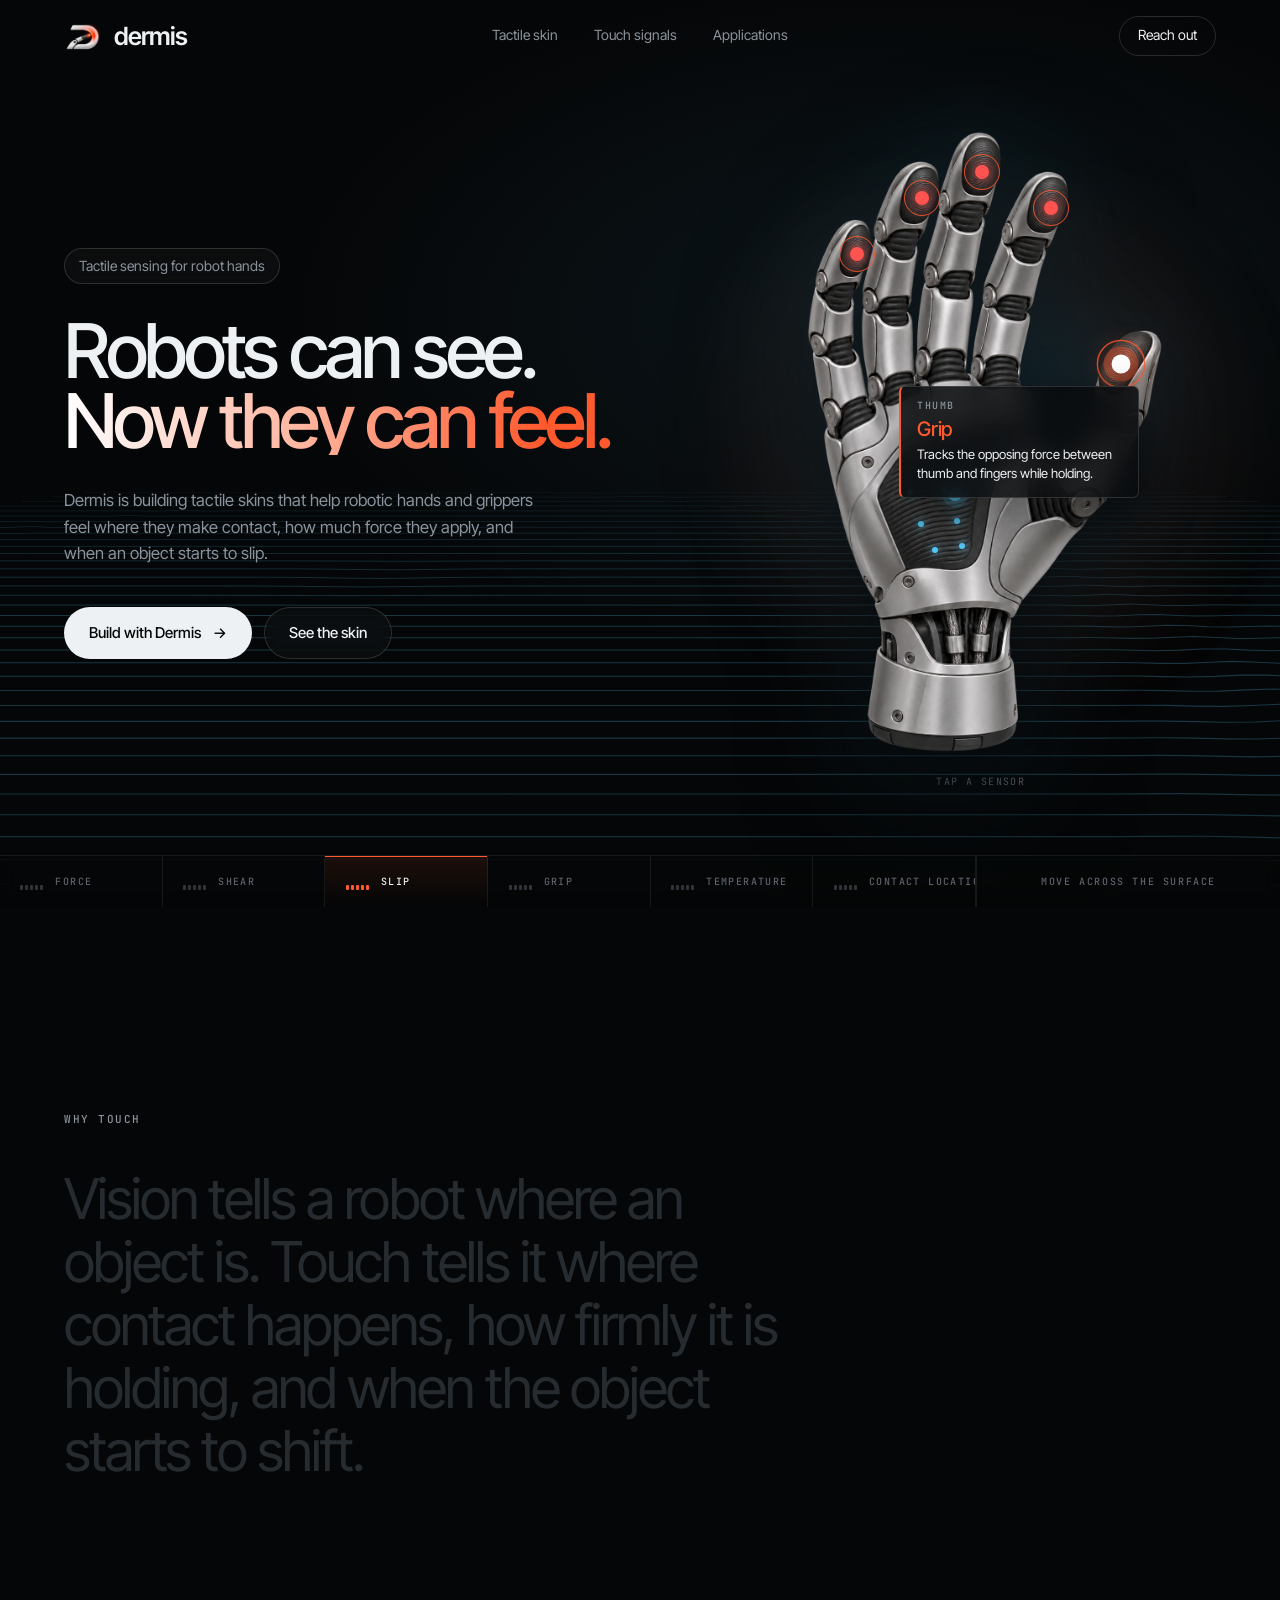
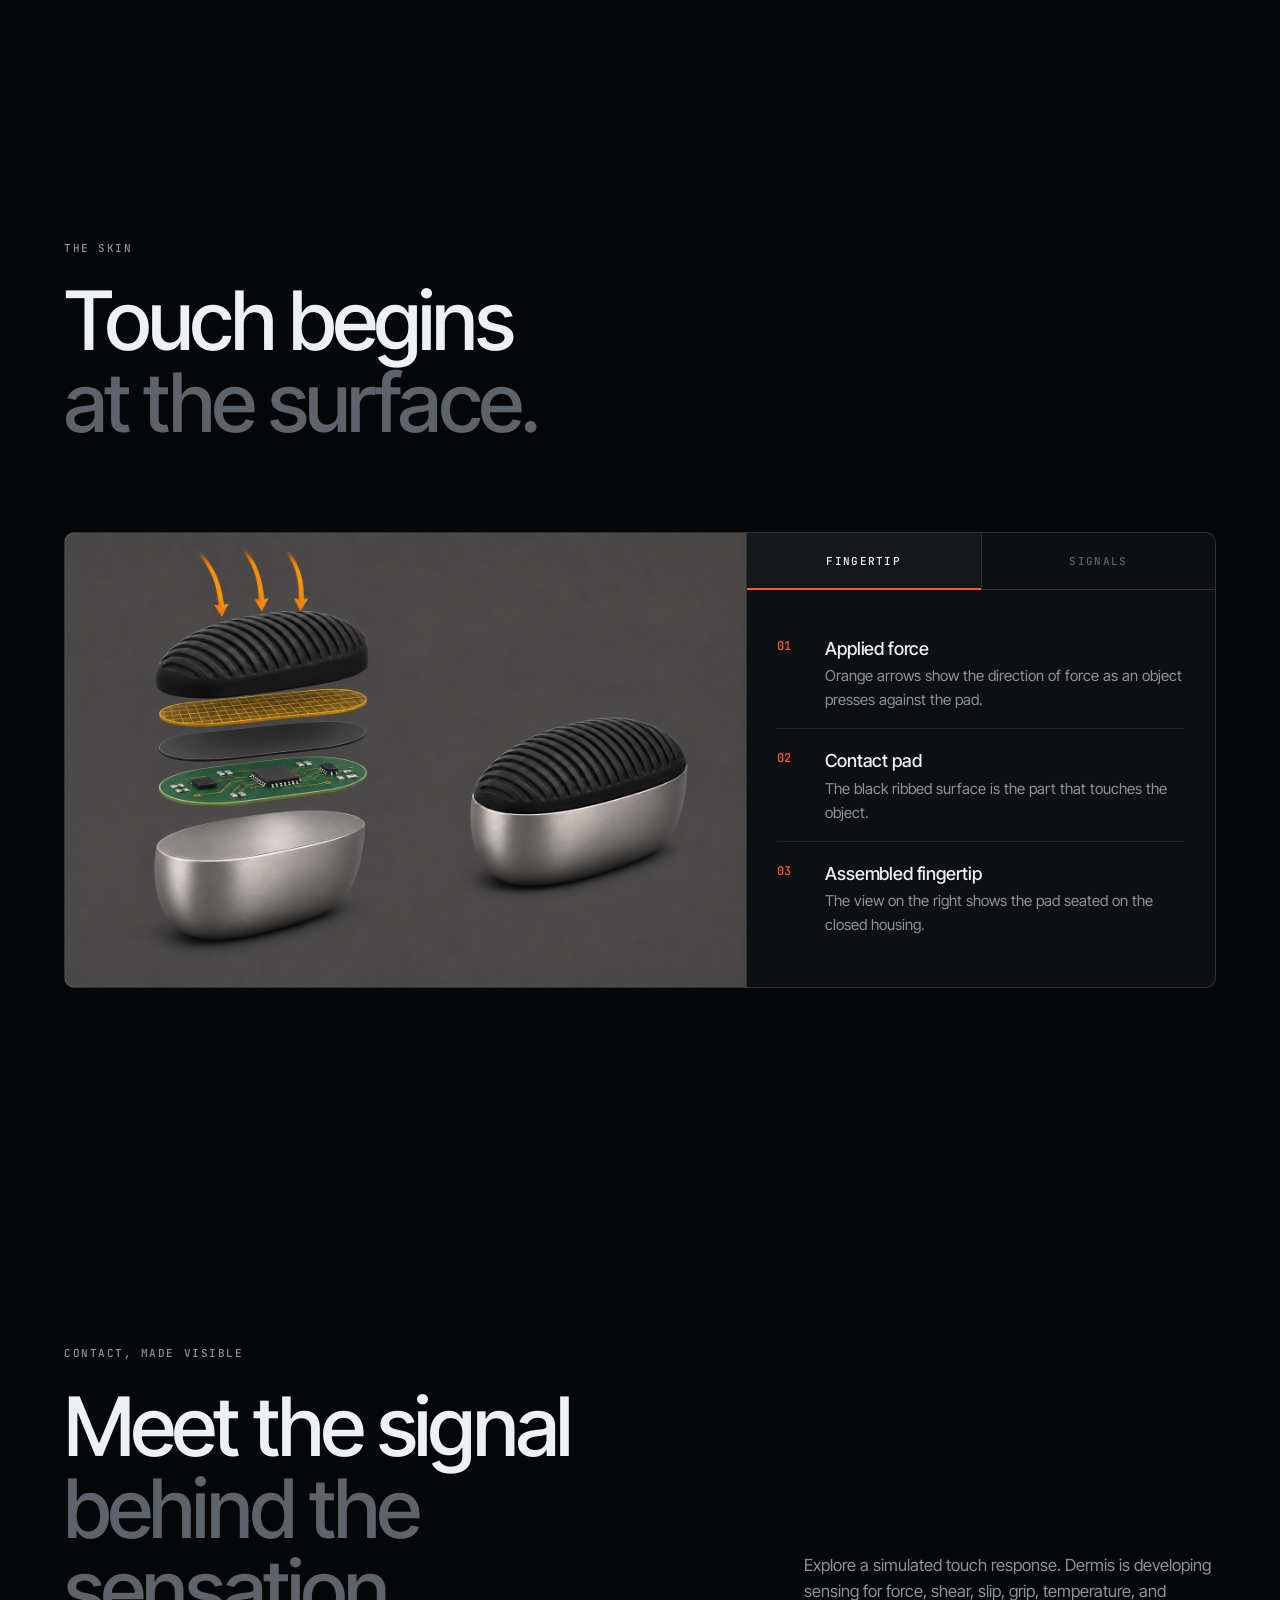
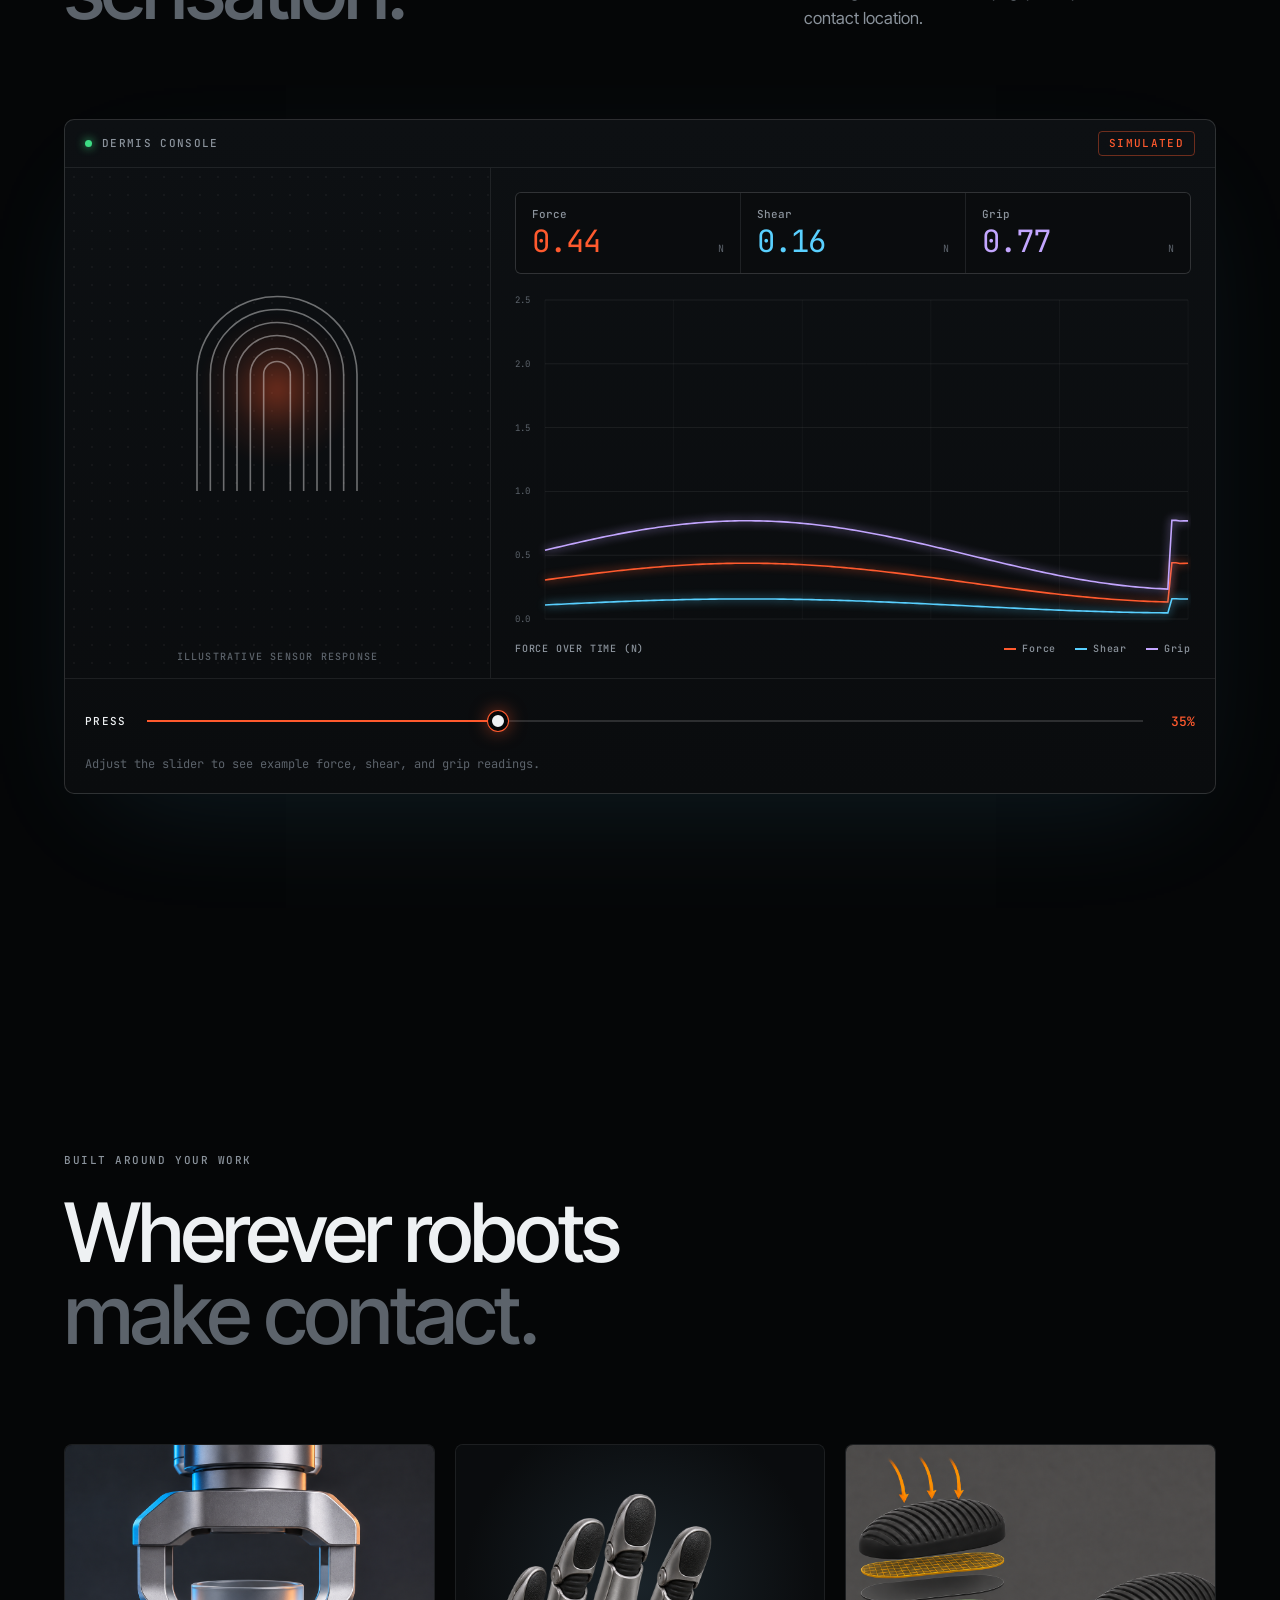
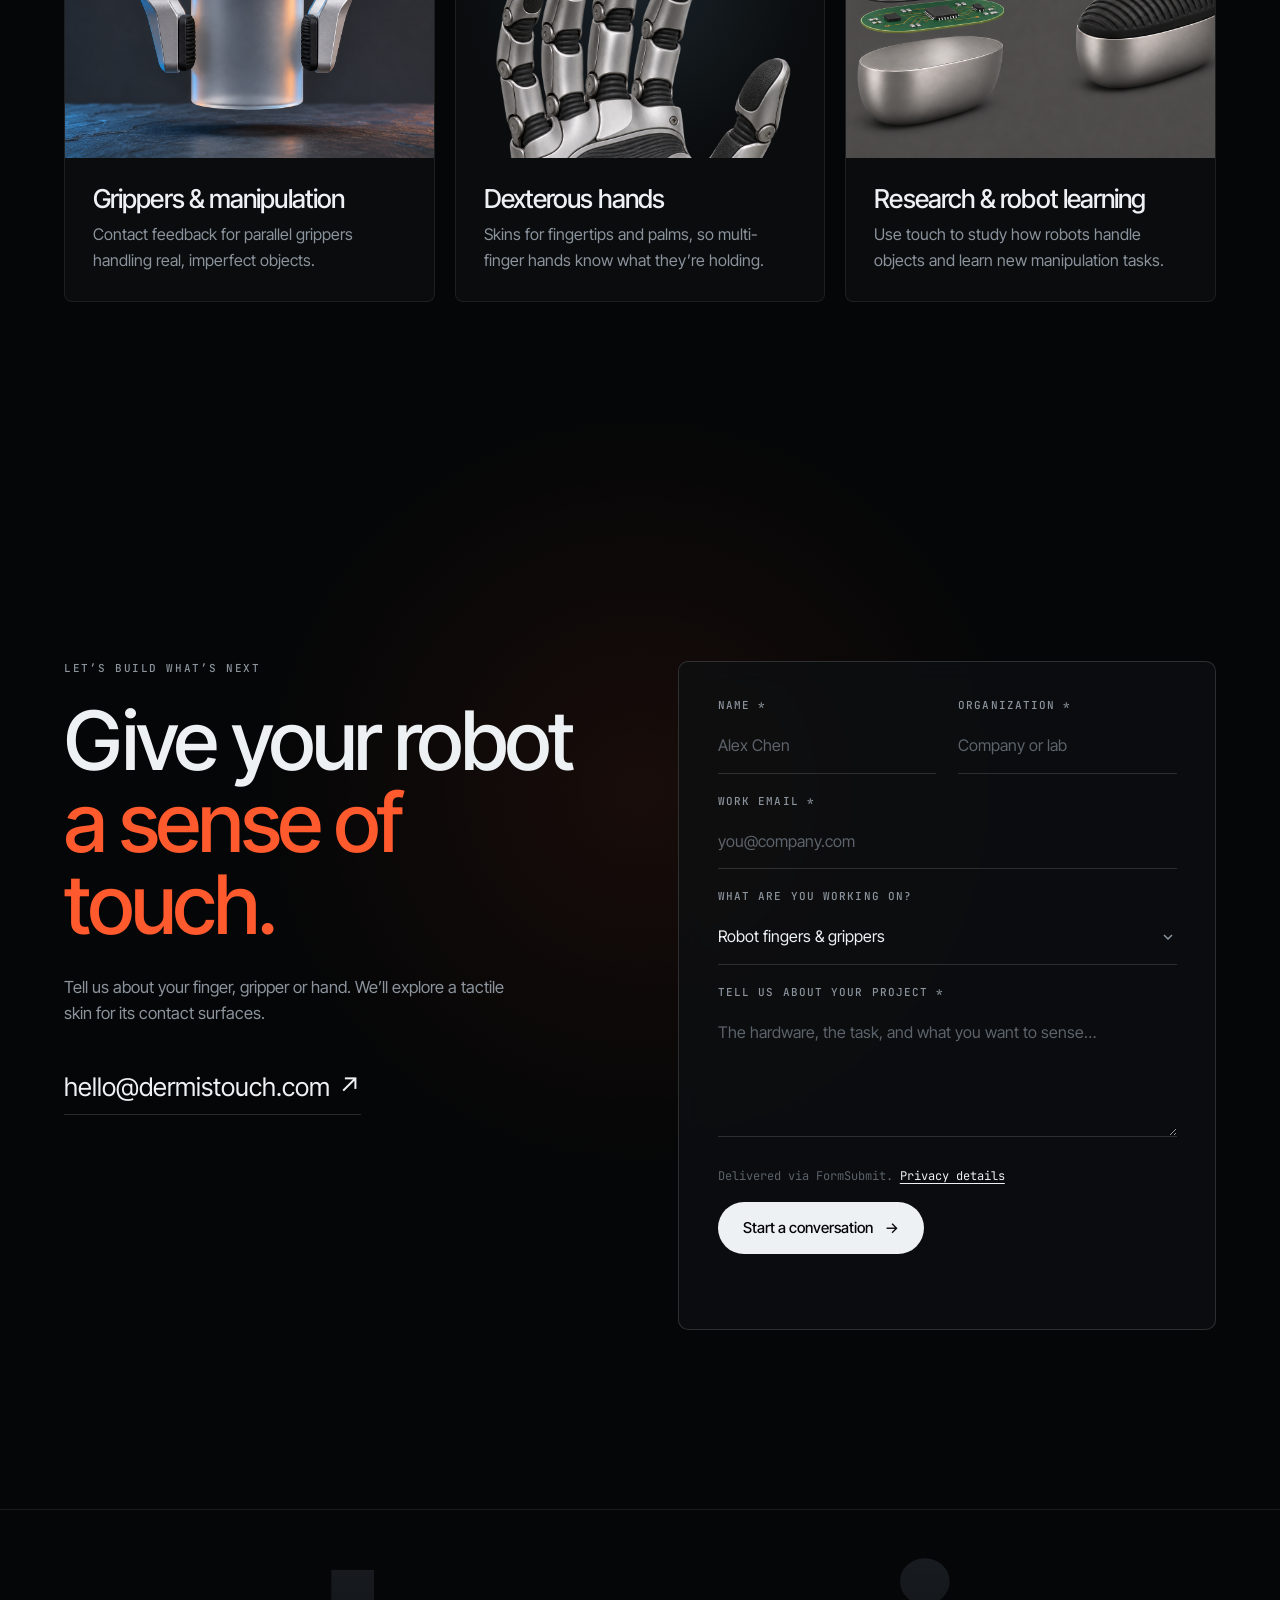
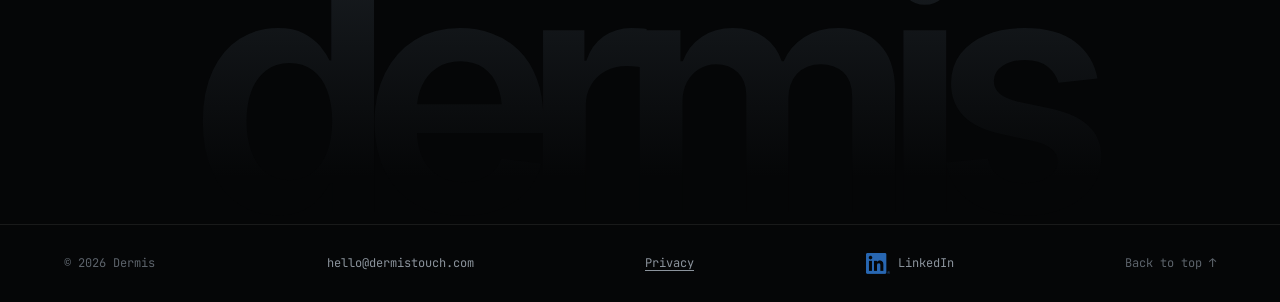
<file: index.html>
<!doctype html>
<html lang="en">
<head>
  <meta charset="utf-8"><meta name="viewport" content="width=device-width, initial-scale=1">
  <title>Dermis | Robots can see. Now they can feel.</title>
  <meta name="description" content="Dermis is developing tactile skins that give robot fingers and grippers a sense of touch.">
  <meta name="theme-color" content="#050607"><meta property="og:type" content="website"><meta property="og:site_name" content="Dermis"><meta property="og:title" content="Dermis | A sense of touch for robotics."><meta property="og:description" content="Tactile skins for robotic fingers, grippers and contact surfaces."><meta property="og:url" content="https://dermistouch.com/"><meta property="og:image" content="https://dermistouch.com/assets/web/fingertip-grid.png">
  <link rel="canonical" href="https://dermistouch.com/"><link rel="icon" href="/assets/web/dermis-brand-mark.png?v=logo-2" type="image/png" sizes="400x400">
  <link rel="icon" href="/assets/web/dermis-brand-mark-light.png?v=logo-2" type="image/png" media="(prefers-color-scheme: dark)">
  <link rel="preconnect" href="https://fonts.googleapis.com"><link rel="preconnect" href="https://fonts.gstatic.com" crossorigin>
  <link href="https://fonts.googleapis.com/css2?family=Inter+Tight:wght@300;400;500;600;700&family=JetBrains+Mono:wght@400;500&display=swap" rel="stylesheet">
  <link rel="preload" as="image" href="/assets/dermis-hand-fingerprint.png">
  <link rel="stylesheet" href="/styles.css?v=touch-10"><script type="module" src="/app.js?v=touch-3"></script>
</head>
<body>
  <a class="skip-link" href="#main">Skip to content</a>

  <header class="site-header" id="header">
    <a class="brand" href="/" aria-label="Dermis home">
      <img src="/assets/web/dermis-brand-mark-light.png?v=logo-2" width="40" height="40" alt=""><span>dermis</span>
    </a>
    <nav class="desktop-nav" aria-label="Main navigation"><a href="#technology">Tactile skin</a><a href="#signal">Touch signals</a><a href="#applications">Applications</a></nav>
    <a class="header-cta" href="mailto:hello@dermistouch.com">Reach out</a>
    <button class="menu-toggle" aria-label="Open navigation" aria-expanded="false" aria-controls="mobile-nav"><span></span><span></span></button>
  </header>
  <nav class="mobile-nav" id="mobile-nav" aria-label="Mobile navigation" hidden><a href="#technology">Tactile skin</a><a href="#signal">Touch signals</a><a href="#applications">Applications</a><a href="#contact">Request access</a></nav>

  <main id="main">
    <section class="hero" id="product" aria-labelledby="hero-title">
      <canvas id="field" class="hero-field" aria-hidden="true"></canvas>
      <div class="hero-vignette" aria-hidden="true"></div>

      <div class="hero-copy">
        <p class="kicker">Tactile sensing for robot hands</p>
        <h1 id="hero-title"><span class="line">Robots can see.</span><span class="line accent">Now they can feel.</span></h1>
        <p class="hero-lede">Dermis is building tactile skins that help robotic hands and grippers feel where they make contact, how much force they apply, and when an object starts to slip.</p>
        <div class="hero-actions"><a class="btn btn-primary" href="#contact">Build with Dermis <span aria-hidden="true">→</span></a><a class="btn btn-ghost" href="#technology">See the skin</a></div>
      </div>

      <figure class="hero-hand" aria-label="Robotic hand with Dermis tactile skin on every fingertip and the palm">
        <div class="hand-glow" aria-hidden="true"></div>
        <div class="hand-surface">
          <img src="/assets/dermis-hand-fingerprint.png" alt="Silver robotic hand with black fingerprint-textured Dermis tactile pads" width="1024" height="1536" fetchpriority="high">
          <button type="button" class="node node-tip" style="--x:21.2%;--y:20.8%" data-spot="temperature" aria-label="Little fingertip: temperature"></button>
          <button type="button" class="node node-tip" style="--x:36.4%;--y:12.1%" data-spot="slip" aria-label="Ring fingertip: slip"></button>
          <button type="button" class="node node-tip" style="--x:50.3%;--y:8%" data-spot="shear" aria-label="Middle fingertip: shear"></button>
          <button type="button" class="node node-tip" style="--x:66.2%;--y:13.6%" data-spot="force" aria-label="Index fingertip: force and contact location"></button>
          <button type="button" class="node node-tip" style="--x:82.7%;--y:37.9%" data-spot="grip" aria-label="Thumb: grip"></button>
          <button type="button" class="node node-hub" style="--x:44%;--y:58%" data-spot="palm" aria-label="Palm skin"></button>
          <div class="spot-card" id="spot-card" role="status" aria-live="polite" hidden><p class="spot-where"></p><h3 class="spot-title"></h3><p class="spot-body"></p></div>
          <span class="node node-palm" style="--x:39%;--y:52.8%" aria-hidden="true"></span>
          <span class="node node-palm" style="--x:47%;--y:52%" aria-hidden="true"></span>
          <span class="node node-palm" style="--x:55%;--y:50.2%" aria-hidden="true"></span>
          <span class="node node-palm" style="--x:33.5%;--y:57.7%" aria-hidden="true"></span>
          <span class="node node-palm" style="--x:41.5%;--y:57.3%" aria-hidden="true"></span>
          <span class="node node-palm" style="--x:49.5%;--y:56%" aria-hidden="true"></span>
          <span class="node node-palm" style="--x:36%;--y:62.7%" aria-hidden="true"></span>
          <span class="node node-palm" style="--x:44.4%;--y:62.2%" aria-hidden="true"></span>
          <span class="node node-palm" style="--x:39.3%;--y:66.7%" aria-hidden="true"></span>
          <span class="node node-palm" style="--x:45.5%;--y:66%" aria-hidden="true"></span>
        </div>
        <figcaption>Tap a sensor</figcaption>
      </figure>

      <div class="hero-foot" aria-hidden="true">
        <div class="channels" id="channels">
          <span class="ch"><b><s></s><s></s><s></s><s></s><s></s></b>Force</span>
          <span class="ch"><b><s></s><s></s><s></s><s></s><s></s></b>Shear</span>
          <span class="ch"><b><s></s><s></s><s></s><s></s><s></s></b>Slip</span>
          <span class="ch"><b><s></s><s></s><s></s><s></s><s></s></b>Grip</span>
          <span class="ch"><b><s></s><s></s><s></s><s></s><s></s></b>Temperature</span>
          <span class="ch"><b><s></s><s></s><s></s><s></s><s></s></b>Contact location</span>
        </div>
        <span class="hero-hint">Move across the surface</span>
      </div>
    </section>

    <section class="statement section" aria-label="Why touch">
      <p class="mono-label">Why touch</p>
      <p class="statement-text" id="statement">Vision tells a robot where an object is. Touch tells it where contact happens, how firmly it is holding, and when the object starts to shift.</p>
    </section>

    <section class="layers section" id="technology" aria-labelledby="layers-title">
      <div class="section-head">
        <p class="mono-label">The skin</p>
        <h2 id="layers-title">Touch begins<br><span class="dim">at the surface.</span></h2>
      </div>
      <div class="skin-composite layers-visual">
        <div class="frame composite-image">
          <img src="/assets/web/fingertip-grid.png" alt="Exploded fingertip with orange force arrows, a ribbed contact pad, a yellow grid layer, a dark piezoresistive film, and one generic printed circuit board above a sealed housing. The assembled fingertip is on the right." width="1536" height="1024" loading="lazy">
        </div>
        <div class="composite-panel">
          <div class="tabs" role="tablist" aria-label="Fingertip details">
            <button type="button" role="tab" id="tab-fingertip" aria-controls="panel-fingertip" aria-selected="true">Fingertip</button>
            <button type="button" role="tab" id="tab-signals" aria-controls="panel-signals" aria-selected="false" tabindex="-1">Signals</button>
          </div>
          <div class="tab-panel" role="tabpanel" id="panel-fingertip" aria-labelledby="tab-fingertip">
            <ol class="fingertip-list">
              <li><span>01</span><div><h3>Applied force</h3><p>Orange arrows show the direction of force as an object presses against the pad.</p></div></li>
              <li><span>02</span><div><h3>Contact pad</h3><p>The black ribbed surface is the part that touches the object.</p></div></li>
              <li><span>03</span><div><h3>Assembled fingertip</h3><p>The view on the right shows the pad seated on the closed housing.</p></div></li>
            </ol>
          </div>
          <div class="tab-panel" role="tabpanel" id="panel-signals" aria-labelledby="tab-signals" hidden>
            <p class="mono-label">Signals Dermis is developing</p>
            <ul class="signal-tiles">
              <li><strong>Force</strong><span>How hard the object presses</span></li>
              <li><strong>Shear</strong><span>Sideways drag across the pad</span></li>
              <li><strong>Grip</strong><span>Holding force between fingers</span></li>
              <li><strong>Slip</strong><span>When an object starts to move</span></li>
              <li><strong>Temperature</strong><span>Warmth at the contact surface</span></li>
              <li><strong>Contact location</strong><span>Where on the pad touch happens</span></li>
            </ul>
          </div>
        </div>
      </div>
    </section>

    <section class="signal section" id="signal" aria-labelledby="signal-title">
      <div class="section-head split">
        <div><p class="mono-label">Contact, made visible</p><h2 id="signal-title">Meet the signal<br><span class="dim">behind the sensation.</span></h2></div>
        <p class="section-sub">Explore a simulated touch response. Dermis is developing sensing for force, shear, slip, grip, temperature, and contact location.</p>
      </div>
      <div class="console">
        <div class="console-bar"><span><i class="live-dot"></i> DERMIS CONSOLE</span><span class="badge">SIMULATED</span></div>
        <div class="console-grid">
          <div class="pad-view">
            <div class="pad" id="contact-pad"><svg viewBox="0 0 180 250" aria-hidden="true"><g fill="none" stroke="currentColor" stroke-width="1.2"><path d="M30 180V90a60 60 0 0 1 120 0v90M40 180V90a50 50 0 0 1 100 0v90M50 180V90a40 40 0 0 1 80 0v90M60 180V90a30 30 0 0 1 60 0v90M70 180V90a20 20 0 0 1 40 0v90M80 180V90a10 10 0 0 1 20 0v90"/></g></svg><div class="pad-glow"></div></div>
            <span class="pad-caption">ILLUSTRATIVE SENSOR RESPONSE</span>
          </div>
          <div class="readout-panel">
            <div class="readouts"><div><span>Force</span><strong id="demo-force">0.00</strong><small>N</small></div><div><span>Shear</span><strong id="demo-shear">0.00</strong><small>N</small></div><div><span>Grip</span><strong id="demo-grip">0.00</strong><small>N</small></div></div>
            <canvas id="signal-chart" aria-label="Simulated contact force, shear force, and grip force over time"></canvas>
            <div class="chart-caption"><span>FORCE OVER TIME (N)</span><span><i class="lx"></i>Force <i class="ly"></i>Shear <i class="lz"></i>Grip</span></div>
          </div>
        </div>
        <div class="console-foot"><label for="contact-input">Press</label><input id="contact-input" type="range" min="0" max="100" value="35" aria-describedby="demo-help"><span id="contact-level">35%</span><p id="demo-help">Adjust the slider to see example force, shear, and grip readings.</p></div>
      </div>
    </section>

    <section class="uses section" id="applications" aria-labelledby="uses-title">
      <div class="section-head"><p class="mono-label">Built around your work</p><h2 id="uses-title">Wherever robots<br><span class="dim">make contact.</span></h2></div>
      <div class="use-grid">
        <article class="use"><div class="use-img"><img src="/assets/web/gripper-glass-contact.png" alt="Assembled robotic gripper lifting a frosted glass cylinder with ribbed contact pads" width="1536" height="1024" loading="lazy"></div><div class="use-body"><h3>Grippers &amp; manipulation</h3><p>Contact feedback for parallel grippers handling real, imperfect objects.</p></div></article>
        <article class="use"><div class="use-img dark"><img src="/assets/dermis-hand.png" alt="Robotic hand with Dermis skin on fingers and palm" width="1024" height="1536" loading="lazy"></div><div class="use-body"><h3>Dexterous hands</h3><p>Skins for fingertips and palms, so multi-finger hands know what they’re holding.</p></div></article>
        <article class="use"><div class="use-img"><img src="/assets/web/fingertip-grid.png" alt="Tactile contact surface on a robotic fingertip" width="1536" height="1024" loading="lazy"></div><div class="use-body"><h3>Research &amp; robot learning</h3><p>Use touch to study how robots handle objects and learn new manipulation tasks.</p></div></article>
      </div>
    </section>

    <section class="contact section" id="contact" aria-labelledby="contact-title">
      <div class="contact-copy">
        <p class="mono-label">Let’s build what’s next</p>
        <h2 id="contact-title">Give your robot<br><span class="accent">a sense of touch.</span></h2>
        <p class="section-sub">Tell us about your finger, gripper or hand. We’ll explore a tactile skin for its contact surfaces.</p>
        <a href="mailto:hello@dermistouch.com" class="mail">hello@dermistouch.com <span aria-hidden="true">↗</span></a>
      </div>
      <form class="contact-form" id="contact-form">
        <div class="form-row"><div class="field"><label for="name">Name *</label><input id="name" name="name" autocomplete="name" required placeholder="Alex Chen"></div><div class="field"><label for="organization">Organization *</label><input id="organization" name="organization" autocomplete="organization" required placeholder="Company or lab"></div></div>
        <div class="field"><label for="email">Work email *</label><input id="email" name="email" type="email" autocomplete="email" required placeholder="you@company.com"></div>
        <div class="field"><label for="interest">What are you working on?</label><select id="interest" name="interest"><option>Robot fingers &amp; grippers</option><option>Dexterous hands</option><option>Tactile sensing research</option><option>Robot learning</option><option>Something else</option></select></div>
        <div class="field"><label for="message">Tell us about your project *</label><textarea id="message" name="message" rows="4" required placeholder="The hardware, the task, and what you want to sense…"></textarea></div>
        <div class="honeypot" aria-hidden="true"><label for="website">Leave this empty</label><input id="website" name="website" tabindex="-1" autocomplete="off"></div>
        <div class="form-foot"><p class="fine">Delivered via FormSubmit. <button type="button" class="inline-button" data-open-privacy>Privacy details</button></p><button type="submit" class="btn btn-primary">Start a conversation <span aria-hidden="true">→</span></button></div>
        <p class="form-status" id="form-status" role="status" aria-live="polite"></p>
      </form>
    </section>
  </main>

  <footer class="site-footer">
    <div class="footer-giant" aria-hidden="true">dermis</div>
    <div class="footer-row"><span>© <span id="year">2026</span> Dermis</span><a class="footer-mail" href="mailto:hello@dermistouch.com">hello@dermistouch.com</a><span><button type="button" class="inline-button" data-open-privacy>Privacy</button></span><a class="footer-social" href="https://www.linkedin.com/company/dermis-touch/posts/" aria-label="Dermis on LinkedIn"><img src="/assets/web/linkedin-in.png" width="24" height="20" alt="">LinkedIn</a><a href="#product">Back to top ↑</a></div>
  </footer>

  <dialog id="privacy-dialog" aria-labelledby="privacy-title"><button class="dialog-close" aria-label="Close privacy details">×</button><p class="mono-label">DERMIS / PRIVACY</p><h2 id="privacy-title">Your project.<br>Your information.</h2><p>This website has no analytics or advertising trackers. Interactive product and signal demonstrations run in your browser and do not connect to your hardware.</p><p>If you submit the contact form, your name, organization, email, selected interest and message are sent to FormSubmit for delivery to hello@dermistouch.com. Do not include confidential technical information in the form.</p><p>You can also contact us directly at <a href="mailto:hello@dermistouch.com">hello@dermistouch.com</a> to ask about your inquiry or request deletion of information you have shared.</p></dialog>
<script>
(function () {
  var host = location.hostname;
  if (host === "localhost" || host === "127.0.0.1") return;
  var ua = navigator.userAgent || "";
  if (/bot|crawler|spider|slurp|facebookexternalhit|slackbot|telegrambot|twitterbot/i.test(ua)) return;
  try {
    if (sessionStorage.getItem("dermis-visit")) return;
  } catch (e) {}
  fetch("https://get.geojs.io/v1/ip/geo.json")
    .then(function (res) { return res.json(); })
    .then(function (geo) {
      var place = [geo.city, geo.region, geo.country].filter(Boolean).join(", ") || "Unknown location";
      var map = "";
      if (geo.latitude && geo.longitude) {
        map = "https://www.openstreetmap.org/?mlat=" + encodeURIComponent(geo.latitude) + "&mlon=" + encodeURIComponent(geo.longitude) + "#map=11/" + geo.latitude + "/" + geo.longitude;
      }
      var headers = {
        Title: "Dermis site opened in " + place,
        Tags: "globe_with_meridians"
      };
      if (map) headers.Click = map;
      return fetch("https://ntfy.sh/dermis-visits-k7m2qp9x", {
        method: "POST",
        headers: headers,
        body: place + "\nTimezone: " + (geo.timezone || "") + "\nPage: " + (location.pathname || "/") + "\nWhen: " + new Date().toISOString(),
        keepalive: true
      }).then(function (res) {
        if (!res.ok) return;
        try { sessionStorage.setItem("dermis-visit", "1"); } catch (e) {}
      });
    })
    .catch(function () {});
})();
</script>
</body>
</html>
</file>
<file: styles.css>
:root {
  --bg: #050607;
  --bg-2: #0a0c0e;
  --panel: #0d1013;
  --line: rgba(255, 255, 255, .08);
  --line-2: rgba(255, 255, 255, .14);
  --text: #eef1f3;
  --muted: #8b939c;
  --dim: #5c636b;
  --accent: #ff5a2e;
  --accent-soft: rgba(255, 90, 46, .16);
  --cyan: #59d0ff;
  --display: 'Inter Tight', system-ui, sans-serif;
  --mono: 'JetBrains Mono', ui-monospace, monospace;
  --pad: clamp(20px, 5vw, 72px);
  --max: 1320px;
  --ease: cubic-bezier(.2, .7, .1, 1);
}

*, *::before, *::after { box-sizing: border-box; }
html { scroll-behavior: smooth; scroll-padding-top: 72px; -webkit-text-size-adjust: 100%; }
body {
  margin: 0; background: var(--bg); color: var(--text);
  font: 400 16px/1.6 var(--display); -webkit-font-smoothing: antialiased; overflow-x: hidden;
}
body.menu-open, body.dialog-open { overflow: hidden; }
img { display: block; max-width: 100%; height: auto; }
a { color: inherit; text-decoration: none; }
button, input, select, textarea { font: inherit; color: inherit; }
h1, h2, h3 { margin: 0; font-weight: 500; letter-spacing: -.035em; line-height: 1; }
p { margin: 0; }
::selection { background: var(--accent); color: #000; }
:focus-visible { outline: 2px solid var(--accent); outline-offset: 3px; }

.skip-link { position: fixed; left: 16px; top: -60px; z-index: 100; padding: 10px 14px; background: var(--accent); color: #000; border-radius: 6px; }
.skip-link:focus { top: 16px; }

.mono-label { font: 500 11px/1.4 var(--mono); letter-spacing: .14em; text-transform: uppercase; color: var(--muted); }
.dim { color: var(--dim); }
.accent { color: var(--accent); }

.section { position: relative; max-width: var(--max); margin: 0 auto; padding: clamp(96px, 14vw, 180px) var(--pad); }
.section-head { margin-bottom: clamp(48px, 7vw, 88px); }
.section-head .mono-label { margin-bottom: 24px; }
.section-head h2, .contact-copy h2 { font-size: clamp(42px, 6.4vw, 96px); }
.section-head.split { display: grid; grid-template-columns: 1.7fr 1fr; gap: 40px; align-items: end; }
.section-sub { color: var(--muted); font-size: clamp(16px, 1.3vw, 18px); max-width: 46ch; }
.fine { font: 400 12px/1.6 var(--mono); color: var(--dim); }

/* Buttons */
.btn { display: inline-flex; align-items: center; gap: 12px; height: 52px; padding: 0 24px; border-radius: 999px; font-weight: 500; font-size: 15px; border: 1px solid transparent; cursor: pointer; transition: transform .3s var(--ease), background .3s, border-color .3s, color .3s; }
.btn span { transition: transform .3s var(--ease); }
.btn:hover span { transform: translateX(4px); }
.btn-primary { background: var(--text); color: #050607; }
.btn-primary:hover { background: var(--accent); color: #000; }
.btn-ghost { border-color: var(--line-2); color: var(--text); background: rgba(255,255,255,.02); backdrop-filter: blur(8px); }
.btn-ghost:hover { border-color: var(--text); }
.btn:disabled { opacity: .6; cursor: wait; }
.inline-button { background: none; border: 0; padding: 0; color: var(--text); text-decoration: underline; text-underline-offset: 3px; cursor: pointer; font: inherit; }

/* Header */
.site-header {
  position: fixed; inset: 0 0 auto; z-index: 50; height: 72px; padding: 0 var(--pad);
  display: flex; align-items: center; justify-content: space-between; gap: 24px;
  transition: background .4s, border-color .4s, backdrop-filter .4s; border-bottom: 1px solid transparent;
}
.site-header.scrolled { background: rgba(5, 6, 7, .72); backdrop-filter: blur(18px) saturate(1.4); border-color: var(--line); }
.brand { display: flex; align-items: center; gap: 10px; color: var(--text); font-size: 25px; font-weight: 600; letter-spacing: -.04em; }
.brand img { flex: none; width: 40px; height: 40px; object-fit: contain; }
.desktop-nav { display: flex; gap: 36px; position: absolute; left: 50%; transform: translateX(-50%); }
.desktop-nav a { font-size: 14px; color: var(--muted); transition: color .25s; }
.desktop-nav a:hover { color: var(--text); }
.header-cta { display: inline-flex; align-items: center; gap: 10px; height: 40px; padding: 0 18px; border: 1px solid var(--line-2); border-radius: 999px; font-size: 14px; transition: border-color .3s, background .3s; }
.header-cta:hover { border-color: var(--accent); background: var(--accent-soft); }
.menu-toggle { display: none; width: 44px; height: 44px; border: 1px solid var(--line-2); border-radius: 50%; background: none; cursor: pointer; position: relative; }
.menu-toggle span { position: absolute; left: 13px; right: 13px; height: 1.5px; background: var(--text); transition: transform .3s; }
.menu-toggle span:first-child { top: 18px; } .menu-toggle span:last-child { top: 24px; }
.menu-open .menu-toggle span:first-child { transform: translateY(3px) rotate(45deg); }
.menu-open .menu-toggle span:last-child { transform: translateY(-3px) rotate(-45deg); }
.mobile-nav { position: fixed; inset: 72px 0 0; z-index: 49; background: var(--bg); padding: 24px var(--pad) max(24px, env(safe-area-inset-bottom)); display: flex; flex-direction: column; overflow-y: auto; overscroll-behavior: contain; }
.mobile-nav[hidden] { display: none; }
.mobile-nav a { font-size: 36px; letter-spacing: -.03em; padding: 14px 0; border-bottom: 1px solid var(--line); }

/* Hero */
.hero { position: relative; min-height: 100svh; display: grid; grid-template-columns: 1.45fr 1fr; align-items: center; padding: 120px var(--pad) 120px; overflow: hidden; isolation: isolate; }
.hero-field { position: absolute; inset: 0; width: 100%; height: 100%; z-index: -2; touch-action: pan-y; }
.hero-vignette { position: absolute; inset: 0; z-index: -1; pointer-events: none; background: radial-gradient(ellipse 70% 55% at 70% 35%, rgba(89,208,255,.08), transparent 70%), linear-gradient(180deg, var(--bg) 0%, rgba(5,6,7,.2) 30%, rgba(5,6,7,0) 60%, rgba(5,6,7,.6) 100%); }
.hero-copy { position: relative; z-index: 2; max-width: 980px; pointer-events: none; }
.hero-copy a { pointer-events: auto; }
.kicker { display: inline-flex; align-items: center; gap: 12px; font-size: 14px; color: var(--muted); padding: 6px 14px; border: 1px solid var(--line-2); border-radius: 999px; background: rgba(255,255,255,.03); backdrop-filter: blur(8px); margin-bottom: 32px; }
.tag { font: 500 10px/1 var(--mono); letter-spacing: .12em; color: #000; background: var(--accent); padding: 5px 8px; border-radius: 999px; }
.hero h1 { font-size: clamp(48px, 5.9vw, 112px); font-weight: 500; letter-spacing: -.05em; line-height: .92; }
.hero h1 .line { display: block; }
.hero h1 .accent { background: linear-gradient(90deg, #fff 0%, #ffb59f 35%, var(--accent) 70%); -webkit-background-clip: text; background-clip: text; color: transparent; }
.hero-lede { margin-top: 32px; max-width: 48ch; color: var(--muted); font-size: clamp(16px, 1.3vw, 19px); }
.hero-actions { display: flex; flex-wrap: wrap; gap: 12px; margin-top: 40px; }

.hero-hand { position: relative; margin: 0; justify-self: center; width: min(100%, 430px); pointer-events: none; }
.hand-surface { position: relative; animation: float 7s ease-in-out infinite; }
.hero-hand img { width: 100%; filter: drop-shadow(0 40px 60px rgba(0,0,0,.8)) drop-shadow(0 0 40px rgba(89,208,255,.12)); }
.hand-glow { position: absolute; inset: 10% -20% 0; background: radial-gradient(circle at 50% 40%, rgba(89,208,255,.18), rgba(255,90,46,.06) 40%, transparent 65%); filter: blur(30px); z-index: -1; }
@keyframes float { 50% { transform: translateY(-14px); } }
.node { position: absolute; left: var(--x); top: var(--y); width: 10px; height: 10px; margin: -5px 0 0 -5px; border-radius: 50%; background: #ff534f; box-shadow: 0 0 14px #ff534f; }
.node-tip::before, .node-tip::after { content: ''; position: absolute; inset: -9px; border: 1px solid rgba(255,90,46,.55); border-radius: 50%; animation: ring 2.6s var(--ease) infinite; }
.node-tip::after { animation-delay: 1.3s; }
.node-tip:nth-of-type(2n)::before { animation-delay: .5s; }
.node-palm { width: 6px; height: 6px; margin: -3px 0 0 -3px; background: var(--cyan); box-shadow: 0 0 9px var(--cyan); }
@keyframes ring { from { transform: scale(.4); opacity: 1; } to { transform: scale(2.4); opacity: 0; } }
button.node { z-index: 2; padding: 0; border: 0; cursor: pointer; pointer-events: auto; transition: transform .25s var(--ease), background .25s; }
button.node::marker { content: none; }
button.node > * { pointer-events: none; }
button.node-tip { width: 14px; height: 14px; margin: -7px 0 0 -7px; }
button.node-tip::before, button.node-tip::after { inset: -11px; }
.node-hub { width: 14px; height: 14px; margin: -7px 0 0 -7px; background: var(--cyan); box-shadow: 0 0 0 6px rgba(89,208,255,.18), 0 0 16px var(--cyan); }
button.node:hover, button.node.active { transform: scale(1.35); }
button.node.active { background: #fff; box-shadow: 0 0 0 6px rgba(255,90,46,.35), 0 0 22px var(--accent); }
.node-hub.active { box-shadow: 0 0 0 6px rgba(89,208,255,.35), 0 0 22px var(--cyan); }
.spot-card { position: absolute; z-index: 3; left: var(--x); top: var(--y); width: min(240px, 62vw); margin: 22px 0 0 -18px; padding: 14px 16px; border: 1px solid var(--line-2); border-left: 2px solid var(--accent); border-radius: 6px; background: rgba(10,12,14,.88); backdrop-filter: blur(12px); box-shadow: 0 20px 50px rgba(0,0,0,.55); pointer-events: none; animation: spot-in .35s var(--ease); }
.spot-card.flip { margin-left: 0; transform: translateX(calc(-100% + 18px)); }
.spot-card[hidden] { display: none; }
@keyframes spot-in { from { opacity: 0; translate: 0 6px; } }
.spot-where { font: 500 10px/1 var(--mono); letter-spacing: .14em; text-transform: uppercase; color: var(--muted); }
.spot-title { margin: 8px 0 6px; font-size: 20px; letter-spacing: -.02em; color: var(--accent); }
.spot-body { font-size: 13px; line-height: 1.45; color: var(--text); }
.spot-note { margin-top: 10px; font: 400 10px/1 var(--mono); letter-spacing: .08em; color: var(--dim); }

.hero-hand figcaption { margin-top: 12px; text-align: center; font: 400 10px/1 var(--mono); letter-spacing: .14em; text-transform: uppercase; color: var(--dim); }

.hero-foot { position: absolute; left: 0; right: 0; bottom: 0; display: flex; align-items: center; border-top: 1px solid var(--line); background: rgba(5,6,7,.55); backdrop-filter: blur(10px); height: 52px; }
.channels { flex: 1; min-width: 0; height: 100%; display: grid; grid-template-columns: repeat(6, minmax(0, 1fr)); }
.ch { position: relative; display: flex; align-items: center; gap: 12px; padding: 0 clamp(12px, 1.6vw, 24px); border-right: 1px solid var(--line); font: 500 10px/1 var(--mono); letter-spacing: .14em; text-transform: uppercase; color: var(--dim); white-space: nowrap; overflow: hidden; transition: color .4s, background .4s; }
.ch::after { content: ''; position: absolute; left: 0; right: 0; top: -1px; height: 2px; background: var(--accent); transform: scaleX(0); transform-origin: left; transition: transform 1.2s var(--ease); }
.ch b { flex: none; display: flex; align-items: flex-end; gap: 2px; height: 16px; }
.ch s { width: 3px; height: 30%; background: currentColor; opacity: .5; border-radius: 1px; }
.ch.on { color: var(--text); background: linear-gradient(180deg, rgba(255,90,46,.1), transparent); }
.ch.on::after { transform: scaleX(1); }
.ch.on s { background: var(--accent); opacity: 1; animation: level .7s ease-in-out infinite alternate; }
.ch.on s:nth-child(2) { animation-delay: .12s; } .ch.on s:nth-child(3) { animation-delay: .24s; }
.ch.on s:nth-child(4) { animation-delay: .08s; } .ch.on s:nth-child(5) { animation-delay: .3s; }
@keyframes level { from { height: 20%; } to { height: 100%; } }
.hero-hint { flex: none; padding: 0 var(--pad); font: 500 10px/52px var(--mono); letter-spacing: .16em; text-transform: uppercase; color: var(--dim); border-left: 1px solid var(--line); }

/* Statement */
.statement { padding-top: clamp(120px, 16vw, 220px); }
.statement .mono-label { margin-bottom: 40px; }
.statement-text { font-size: clamp(30px, 4.4vw, 64px); line-height: 1.12; letter-spacing: -.035em; font-weight: 400; max-width: 22ch; }
.statement-text .w { color: #262b30; transition: color .4s; }
.statement-text .w.on { color: var(--text); }
.statement-text .w.hot { color: var(--accent); }

/* Layers */
.frame { position: relative; border-radius: 6px; overflow: hidden; background: #dcdde5; border: 1px solid var(--line); }
.frame img { width: 100%; filter: saturate(.9) contrast(1.04); }
.skin-composite { display: grid; grid-template-columns: 1.45fr 1fr; border: 1px solid var(--line-2); border-radius: 10px; overflow: hidden; background: var(--panel); }
.composite-image { border: 0; border-radius: 0; display: grid; place-items: center; }
.composite-panel { display: flex; flex-direction: column; min-width: 0; border-left: 1px solid var(--line-2); }
.tabs { display: grid; grid-template-columns: 1fr 1fr; border-bottom: 1px solid var(--line-2); }
.tabs button { position: relative; min-height: 56px; padding: 0 16px; border: 0; background: none; font: 500 11px/1.3 var(--mono); letter-spacing: .12em; text-transform: uppercase; color: var(--dim); cursor: pointer; transition: color .3s, background .3s; }
.tabs button + button { border-left: 1px solid var(--line-2); }
.tabs button::after { content: ''; position: absolute; left: 0; right: 0; bottom: -1px; height: 2px; background: var(--accent); transform: scaleX(0); transition: transform .4s var(--ease); }
.tabs button:hover { color: var(--text); }
.tabs button[aria-selected="true"] { color: var(--text); background: rgba(255,255,255,.03); }
.tabs button[aria-selected="true"]::after { transform: scaleX(1); }
.tab-panel { flex: 1; padding: clamp(20px, 2.4vw, 32px); animation: spot-in .4s var(--ease); }
.tab-panel[hidden] { display: none; }
.fingertip-list { list-style: none; margin: 0; padding: 0; display: grid; gap: 4px; }
.fingertip-list li { display: grid; grid-template-columns: 36px 1fr; gap: 12px; padding: 16px 0; border-bottom: 1px solid var(--line); }
.fingertip-list li:last-child { border-bottom: 0; }
.fingertip-list span { font: 500 12px/1.6 var(--mono); color: var(--accent); }
.fingertip-list h3 { font-size: 18px; letter-spacing: -.01em; line-height: 1.3; margin-bottom: 4px; }
.fingertip-list p { color: var(--muted); font-size: 15px; }
.signal-tiles { list-style: none; margin: 16px 0 0; padding: 0; display: grid; grid-template-columns: 1fr 1fr; gap: 1px; background: var(--line); border: 1px solid var(--line); border-radius: 6px; overflow: hidden; }
.signal-tiles li { display: flex; flex-direction: column; gap: 6px; padding: 16px; background: var(--bg-2); transition: background .3s; }
.signal-tiles li:hover { background: #12161a; }
.signal-tiles strong { font-weight: 500; font-size: 16px; }
.signal-tiles strong::before { content: ''; display: inline-block; width: 6px; height: 6px; margin-right: 8px; border-radius: 1px; background: var(--accent); vertical-align: 2px; }
.signal-tiles span { font-size: 13px; line-height: 1.4; color: var(--muted); }
/* Console */
.console { border: 1px solid var(--line-2); border-radius: 10px; background: linear-gradient(180deg, var(--panel), var(--bg-2)); overflow: hidden; box-shadow: 0 40px 120px -40px rgba(89,208,255,.12); }
.console-bar { display: flex; align-items: center; justify-content: space-between; gap: 12px; height: 48px; padding: 0 20px; border-bottom: 1px solid var(--line); font: 500 11px/1 var(--mono); letter-spacing: .12em; color: var(--muted); }
.console-bar span:first-child { display: inline-flex; align-items: center; gap: 10px; }
.live-dot { width: 7px; height: 7px; border-radius: 50%; background: #3ddc84; box-shadow: 0 0 10px #3ddc84; }
.badge { color: var(--accent); border: 1px solid rgba(255,90,46,.4); padding: 6px 10px; border-radius: 4px; }
.console-grid { display: grid; grid-template-columns: 1fr 1.7fr; }
.pad-view { position: relative; display: grid; place-items: center; min-height: 380px; border-right: 1px solid var(--line); background: radial-gradient(circle, rgba(255,255,255,.04) 1px, transparent 1px) 0 0 / 18px 18px; }
.pad { --contact: .35; position: relative; width: 240px; color: rgba(255,255,255,.4); transform: scaleY(calc(1 - var(--contact) * .06)); transition: transform .2s; }
.pad svg { width: 100%; position: relative; z-index: 1; }
.pad-glow { position: absolute; left: 50%; top: 40%; width: 220px; height: 220px; margin: -110px 0 0 -110px; border-radius: 50%; background: radial-gradient(circle, rgba(255,90,46,.85), rgba(255,90,46,.2) 40%, transparent 70%); opacity: var(--contact); transform: scale(calc(.4 + var(--contact) * .7)); filter: blur(6px); transition: opacity .2s, transform .2s; }
.pad-caption { position: absolute; bottom: 16px; font: 500 10px/1 var(--mono); letter-spacing: .12em; color: var(--dim); }
.readout-panel { min-width: 0; padding: 24px; display: flex; flex-direction: column; gap: 16px; }
.readouts { display: grid; grid-template-columns: repeat(3, 1fr); gap: 1px; background: var(--line); border: 1px solid var(--line); border-radius: 6px; overflow: hidden; }
.readouts div { background: var(--bg-2); padding: clamp(8px, 2vw, 16px); display: grid; grid-template-columns: minmax(0, 1fr) auto; align-items: baseline; gap: 6px; }
.readouts span { font: 500 11px/1 var(--mono); color: var(--muted); grid-column: 1 / -1; }
.readouts strong { font: 400 clamp(22px, 2.4vw, 32px)/1 var(--mono); letter-spacing: -.03em; font-variant-numeric: tabular-nums; }
.readouts small { font: 400 10px/1 var(--mono); color: var(--dim); }
.readouts div:nth-child(1) strong { color: var(--accent); }
.readouts div:nth-child(2) strong { color: var(--cyan); }
.readouts div:nth-child(3) strong { color: #c3a6ff; }
#signal-chart { width: 100%; height: 220px; flex: 1; }
.chart-caption { display: flex; flex-wrap: wrap; justify-content: space-between; gap: 10px; font: 500 10px/1 var(--mono); letter-spacing: .08em; color: var(--muted); }
.chart-caption i { display: inline-block; width: 12px; height: 2px; margin: 0 6px 0 12px; vertical-align: middle; }
.lx { background: var(--accent); } .ly { background: var(--cyan); } .lz { background: #c3a6ff; }
.console-foot { display: grid; grid-template-columns: auto minmax(0, 1fr) auto; align-items: center; gap: 12px 20px; padding: 20px; border-top: 1px solid var(--line); }
.console-foot label { font: 500 11px/1 var(--mono); letter-spacing: .12em; text-transform: uppercase; }
.console-foot p { grid-column: 1 / -1; font: 400 12px/1.5 var(--mono); color: var(--dim); }
#contact-level { font: 500 13px/1 var(--mono); min-width: 4ch; text-align: right; color: var(--accent); }
input[type=range] { -webkit-appearance: none; appearance: none; width: 100%; height: 44px; margin: 0; background: linear-gradient(90deg, var(--accent) var(--fill, 35%), var(--line-2) var(--fill, 35%)) center / 100% 2px no-repeat; cursor: pointer; }
input[type=range]::-webkit-slider-thumb { -webkit-appearance: none; width: 20px; height: 20px; border-radius: 50%; background: var(--text); border: 4px solid var(--bg); box-shadow: 0 0 0 1px var(--accent), 0 0 18px rgba(255,90,46,.6); }
input[type=range]::-moz-range-thumb { width: 14px; height: 14px; border-radius: 50%; background: var(--text); border: 4px solid var(--bg); box-shadow: 0 0 0 1px var(--accent); }

/* Uses */
.use-grid { display: grid; grid-template-columns: repeat(3, 1fr); gap: 20px; }
.use { border: 1px solid var(--line); border-radius: 8px; overflow: hidden; background: var(--bg-2); transition: border-color .4s, transform .5s var(--ease); }
.use:hover { border-color: var(--line-2); transform: translateY(-6px); }
.use-img { aspect-ratio: 4 / 3.4; overflow: hidden; background: #dcdde5; }
.use-img.dark { background: radial-gradient(circle at 50% 45%, #1a2329, var(--bg-2) 70%); display: grid; place-items: center; }
.use-img img { width: 100%; height: 100%; object-fit: cover; transition: transform 1s var(--ease); }
.use-img.dark img { width: auto; height: 92%; object-fit: contain; margin-top: 8%; }
.use:hover .use-img img { transform: scale(1.05); }
.use-body { padding: 28px; }
.use h3 { font-size: 26px; margin: 0 0 10px; }
.use p { color: var(--muted); }

/* Contact */
.contact { display: grid; grid-template-columns: 1fr 1fr; gap: clamp(40px, 6vw, 96px); }
.contact::before { content: ''; position: absolute; left: 50%; top: 30%; width: 70vw; height: 70vw; max-width: 900px; max-height: 900px; transform: translate(-50%, -50%); background: radial-gradient(circle, rgba(255,90,46,.08), transparent 60%); pointer-events: none; z-index: -1; }
.contact-copy .mono-label { margin-bottom: 24px; }
.contact-copy .section-sub { margin: 28px 0 40px; }
.mail { display: inline-flex; align-items: center; gap: 8px; min-height: 44px; font-size: clamp(20px, 2vw, 26px); border-bottom: 1px solid var(--line-2); padding-bottom: 6px; transition: color .3s, border-color .3s; }
.mail:hover { color: var(--accent); border-color: var(--accent); }
.contact-form { display: flex; flex-direction: column; gap: 22px; padding: clamp(24px, 3vw, 40px); border: 1px solid var(--line-2); border-radius: 10px; background: rgba(13,16,19,.7); backdrop-filter: blur(12px); }
.form-row { display: grid; grid-template-columns: 1fr 1fr; gap: 22px; }
.field { display: flex; flex-direction: column; gap: 8px; }
.field label { font: 500 11px/1 var(--mono); letter-spacing: .1em; text-transform: uppercase; color: var(--muted); }
.field input, .field select, .field textarea { width: 100%; padding: 14px 0; background: transparent; border: 0; border-bottom: 1px solid var(--line-2); border-radius: 0; font-size: 16px; transition: border-color .3s; }
.field select { appearance: none; background: url("data:image/svg+xml,%3Csvg xmlns='http://www.w3.org/2000/svg' width='10' height='6'%3E%3Cpath d='M1 1l4 4 4-4' fill='none' stroke='%238b939c' stroke-width='1.5'/%3E%3C/svg%3E") right 4px center no-repeat; }
.field select option { background: var(--panel); }
.field textarea { resize: vertical; }
.field input::placeholder, .field textarea::placeholder { color: var(--dim); }
.field input:focus, .field select:focus, .field textarea:focus { outline: none; border-color: var(--accent); }
.honeypot { position: absolute; left: -9999px; }
.form-foot { display: flex; flex-wrap: wrap; align-items: center; justify-content: space-between; gap: 16px; margin-top: 8px; }
.form-status { font-size: 14px; color: #3ddc84; min-height: 1em; }
.form-status.error { color: var(--accent); }

/* Footer */
.site-footer { border-top: 1px solid var(--line); overflow: hidden; }
.footer-giant { font-size: clamp(120px, 26vw, 400px); font-weight: 600; letter-spacing: -.07em; line-height: .8; text-align: center; padding-top: 48px; background: linear-gradient(180deg, #1c2126, var(--bg) 85%); -webkit-background-clip: text; background-clip: text; color: transparent; user-select: none; }
.footer-row { display: flex; flex-wrap: wrap; justify-content: space-between; align-items: center; gap: 16px; padding: 28px var(--pad); border-top: 1px solid var(--line); font: 400 12px/1.4 var(--mono); color: var(--dim); }
.footer-social { display: inline-flex; align-items: center; gap: 8px; color: var(--muted); }
.footer-mail { color: var(--muted); overflow-wrap: anywhere; }
.footer-row .inline-button { color: var(--muted); }
.footer-row a:hover { color: var(--text); }

/* Dialog */
dialog { max-width: 560px; width: calc(100% - 40px); padding: 40px; border: 1px solid var(--line-2); border-radius: 10px; background: var(--panel); color: var(--text); }
dialog::backdrop { background: rgba(0,0,0,.7); backdrop-filter: blur(6px); }
dialog h2 { font-size: 36px; margin: 16px 0 24px; }
dialog p { color: var(--muted); margin-bottom: 14px; }
dialog a { color: var(--text); text-decoration: underline; }
.dialog-close { position: absolute; top: 16px; right: 16px; width: 36px; height: 36px; border-radius: 50%; border: 1px solid var(--line-2); background: none; font-size: 20px; cursor: pointer; }

/* Reveal */
.motion-enabled .reveal { opacity: 0; transform: translateY(28px); transition: opacity 1s var(--ease), transform 1s var(--ease); }
.motion-enabled .reveal.visible { opacity: 1; transform: none; }
.motion-enabled .hero .line { opacity: 0; transform: translateY(40%); animation: rise 1.1s var(--ease) forwards; }
.motion-enabled .hero .line.accent { animation-delay: .15s; }
@keyframes rise { to { opacity: 1; transform: none; } }

/* Responsive */
@media (max-width: 1080px) {
  .hero { grid-template-columns: 1fr; padding-top: 140px; padding-bottom: 100px; gap: 40px; }
  .hero-hand { width: min(70vw, 340px); }
  .skin-composite, .contact { grid-template-columns: 1fr; }
  .composite-panel { border-left: 0; border-top: 1px solid var(--line-2); }
  .channels { grid-template-columns: repeat(3, minmax(0, 1fr)); }
  .ch:nth-child(n+4) { display: none; }
  .section-head.split { grid-template-columns: 1fr; }
}
@media (max-width: 760px) {
  .site-header { gap: 10px; }
  .desktop-nav { display: none; }
  .header-cta { flex: none; height: 44px; margin-left: auto; padding-inline: 12px; }
  .menu-toggle { display: block; flex: none; }
  .section { padding-block: clamp(64px, 13vw, 96px); }
  .section-head { margin-bottom: 32px; }
  .section-head.split { gap: 20px; }
  .section-head h2, .contact-copy h2 { font-size: clamp(36px, 8vw, 60px); }
  .hero { min-height: auto; padding-top: 106px; padding-bottom: 86px; gap: 32px; }
  .hero h1 { font-size: clamp(38px, 12vw, 72px); }
  .hero h1 .accent { background: none; color: var(--accent); }
  .hero-lede { margin-top: 20px; }
  .hero-actions { margin-top: 24px; }
  .use-grid { grid-template-columns: 1fr; }
  .console-grid { grid-template-columns: minmax(0, 1fr); }
  .pad-view { min-height: 220px; border-right: 0; border-bottom: 1px solid var(--line); }
  .pad { width: min(200px, 70%); }
  .readout-panel, .console-foot { padding: 12px; }
  .console-foot { column-gap: 12px; }
  .readouts strong { font-size: clamp(18px, 5vw, 22px); }
  .form-row { grid-template-columns: 1fr; }
  .contact-form { padding: 18px; }
  .form-foot .btn { width: 100%; justify-content: center; }
  .hero-hint { display: none; }
  .footer-giant { font-size: clamp(74px, 31vw, 180px); }
  .footer-row { gap: 4px 20px; }
  .footer-row a, .footer-row .inline-button { display: inline-flex; align-items: center; min-height: 44px; }
  dialog { padding: 24px; max-height: calc(100dvh - 32px); }
  .dialog-close { width: 44px; height: 44px; }
}
@media (max-width: 380px) {
  .brand { gap: 6px; font-size: 22px; }
  .brand img { width: 34px; }
  .hero-actions .btn { width: 100%; justify-content: center; }
  .signal-tiles { grid-template-columns: 1fr; }
}
@media (prefers-reduced-motion: reduce) {
  *, *::before, *::after { animation: none !important; transition: none !important; }
  html { scroll-behavior: auto; }
}
</file>
